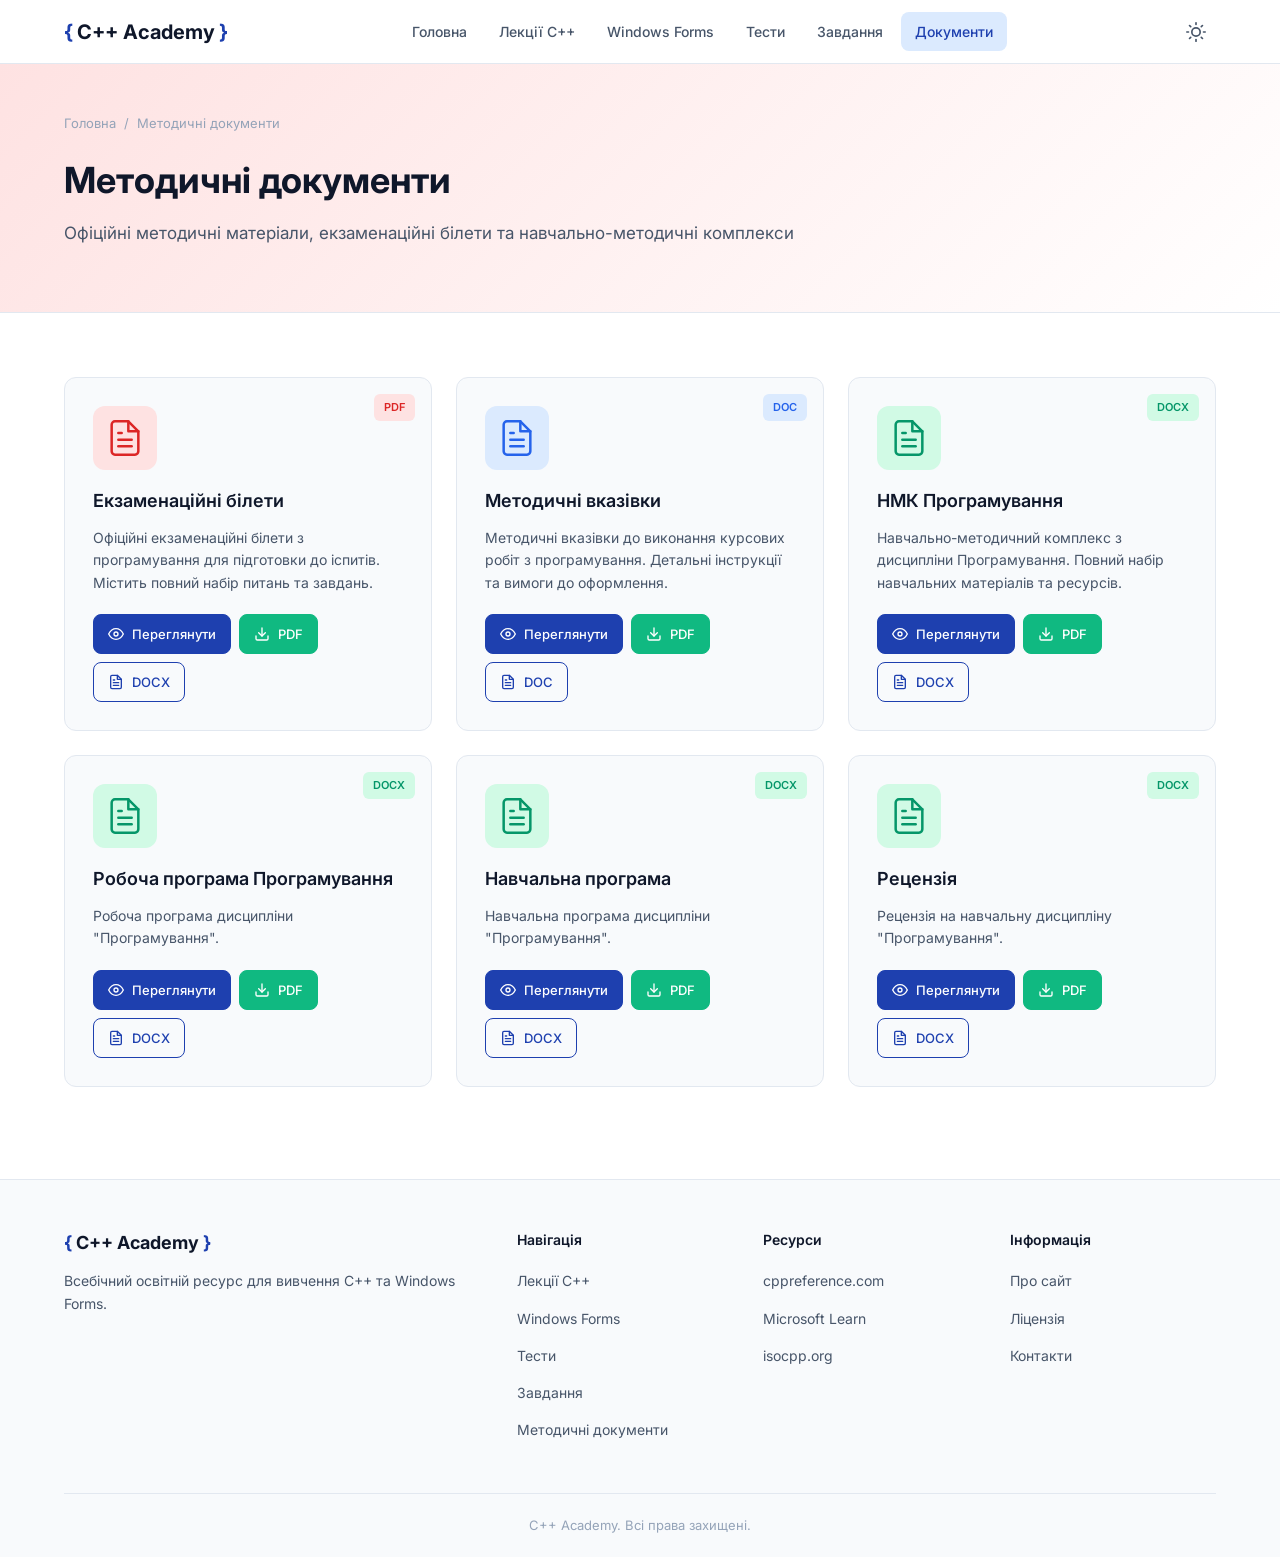
<file: documents.html>
﻿<!DOCTYPE html>
<html lang="uk">
<head>
    <meta charset="UTF-8">
    <meta name="viewport" content="width=device-width, initial-scale=1.0">
    <title>Методичні документи — C++ Academy</title>
    <meta name="description" content="Офіційні методичні матеріали, екзаменаційні білети та навчально-методичні комплекси з програмування.">
    <link rel="stylesheet" href="css/style.css">
    <link rel="preconnect" href="https://fonts.googleapis.com">
    <link rel="preconnect" href="https://fonts.gstatic.com" crossorigin>
    <link href="https://fonts.googleapis.com/css2?family=Inter:wght@400;500;600;700&family=JetBrains+Mono:wght@400;500&display=swap" rel="stylesheet">
</head>
<body>
    <!-- Header -->
    <header class="header" id="header">
        <div class="container header-container">
            <a href="index.html" class="logo">
                <span class="logo-bracket">{</span>
                <span class="logo-text">C++ Academy</span>
                <span class="logo-bracket">}</span>
            </a>
            <nav class="main-nav" id="mainNav">
                <a href="index.html" class="nav-link">Головна</a>
                <a href="lectures.html" class="nav-link">Лекції C++</a>
                <a href="windows-forms.html" class="nav-link">Windows Forms</a>
                <a href="tests.html" class="nav-link">Тести</a>
                <a href="tasks.html" class="nav-link">Завдання</a>
                <a href="documents.html" class="nav-link active">Документи</a>
            </nav>
            <div class="header-actions">
                <button class="theme-toggle" id="themeToggle" aria-label="Змінити тему">
                    <svg class="sun-icon" width="20" height="20" viewBox="0 0 24 24" fill="none" stroke="currentColor" stroke-width="2" stroke-linecap="round" stroke-linejoin="round"><circle cx="12" cy="12" r="5"/><line x1="12" y1="1" x2="12" y2="3"/><line x1="12" y1="21" x2="12" y2="23"/><line x1="4.22" y1="4.22" x2="5.64" y2="5.64"/><line x1="18.36" y1="18.36" x2="19.78" y2="19.78"/><line x1="1" y1="12" x2="3" y2="12"/><line x1="21" y1="12" x2="23" y2="12"/><line x1="4.22" y1="19.78" x2="5.64" y2="18.36"/><line x1="18.36" y1="5.64" x2="19.78" y2="4.22"/></svg>
                    <svg class="moon-icon" width="20" height="20" viewBox="0 0 24 24" fill="none" stroke="currentColor" stroke-width="2" stroke-linecap="round" stroke-linejoin="round"><path d="M21 12.79A9 9 0 1 1 11.21 3 7 7 0 0 0 21 12.79z"/></svg>
                </button>
                <button class="menu-toggle" id="menuToggle" aria-label="Відкрити меню">
                    <svg width="24" height="24" viewBox="0 0 24 24" fill="none" stroke="currentColor" stroke-width="2" stroke-linecap="round" stroke-linejoin="round"><line x1="3" y1="6" x2="21" y2="6"/><line x1="3" y1="12" x2="21" y2="12"/><line x1="3" y1="18" x2="21" y2="18"/></svg>
                </button>
            </div>
        </div>
    </header>

    <div class="mobile-overlay" id="mobileOverlay"></div>

    <aside class="side-menu" id="sideMenu">
        <div class="side-menu-header">
            <h3>Навігація</h3>
            <button class="side-menu-close" id="sideMenuClose" aria-label="Закрити меню">
                <svg width="24" height="24" viewBox="0 0 24 24" fill="none" stroke="currentColor" stroke-width="2" stroke-linecap="round" stroke-linejoin="round"><line x1="18" y1="6" x2="6" y2="18"/><line x1="6" y1="6" x2="18" y2="18"/></svg>
            </button>
        </div>
        <div class="side-menu-search">
            <input type="text" id="menuSearch" placeholder="Пошук тем..." aria-label="Пошук тем">
            <svg width="16" height="16" viewBox="0 0 24 24" fill="none" stroke="currentColor" stroke-width="2" stroke-linecap="round" stroke-linejoin="round"><circle cx="11" cy="11" r="8"/><line x1="21" y1="21" x2="16.65" y2="16.65"/></svg>
        </div>
        <nav class="side-menu-nav" id="sideMenuNav"></nav>
    </aside>

    <main class="main-content page-content">
        <section class="page-header documents-header">
            <div class="container">
                <div class="page-header-content">
                    <div class="page-breadcrumb">
                        <a href="index.html">Головна</a>
                        <span>/</span>
                        <span>Методичні документи</span>
                    </div>
                    <h1 class="page-title">Методичні документи</h1>
                    <p class="page-subtitle">Офіційні методичні матеріали, екзаменаційні білети та навчально-методичні комплекси</p>
                </div>
            </div>
        </section>

        <section class="documents-section">
            <div class="container">
                <div class="documents-grid" id="documentsGrid">
                    <!-- Document 1: Exam Tickets -->
                    <div class="document-card" data-doc="bilety">
                        <div class="document-card-icon doc-icon-pdf">
                            <svg width="40" height="40" viewBox="0 0 24 24" fill="none" stroke="currentColor" stroke-width="1.5" stroke-linecap="round" stroke-linejoin="round"><path d="M14 2H6a2 2 0 0 0-2 2v16a2 2 0 0 0 2 2h12a2 2 0 0 0 2-2V8z" /><polyline points="14 2 14 8 20 8" /><line x1="16" y1="13" x2="8" y2="13" /><line x1="16" y1="17" x2="8" y2="17" /><polyline points="10 9 9 9 8 9" /></svg>
                        </div>
                        <span class="doc-badge doc-badge-pdf">PDF</span>
                        <h3 class="document-card-title">Екзаменаційні білети</h3>
                        <p class="document-card-desc">Офіційні екзаменаційні білети з програмування для підготовки до іспитів. Містить повний набір питань та завдань.</p>
                        <div class="document-card-actions">
                            <button class="btn btn-primary doc-view-btn" data-doc="bilety">
                                <svg width="16" height="16" viewBox="0 0 24 24" fill="none" stroke="currentColor" stroke-width="2" stroke-linecap="round" stroke-linejoin="round"><path d="M1 12s4-8 11-8 11 8 11 8-4 8-11 8-11-8-11-8z" /><circle cx="12" cy="12" r="3" /></svg>
                                Переглянути
                            </button>
                            <a href="documents/%D0%95%D0%BA%D0%B7%D0%B0%D0%BC%D0%B5%D0%BD%D0%B0%D1%86%D1%96%D0%B9%D0%BD%D1%96%20%D0%B1%D1%96%D0%BB%D0%B5%D1%82%D0%B8.pdf" class="btn btn-success" download>
                                <svg width="16" height="16" viewBox="0 0 24 24" fill="none" stroke="currentColor" stroke-width="2" stroke-linecap="round" stroke-linejoin="round"><path d="M21 15v4a2 2 0 0 1-2 2H5a2 2 0 0 1-2-2v-4" /><polyline points="7 10 12 15 17 10" /><line x1="12" y1="15" x2="12" y2="3" /></svg>
                                PDF
                            </a>
                            <a href="documents/%D0%95%D0%BA%D0%B7%D0%B0%D0%BC%D0%B5%D0%BD%D0%B0%D1%86%D1%96%D0%B9%D0%BD%D1%96%20%D0%B1%D1%96%D0%BB%D0%B5%D1%82%D0%B8.docx" class="btn btn-secondary" download>
                                <svg width="16" height="16" viewBox="0 0 24 24" fill="none" stroke="currentColor" stroke-width="2" stroke-linecap="round" stroke-linejoin="round"><path d="M14 2H6a2 2 0 0 0-2 2v16a2 2 0 0 0 2 2h12a2 2 0 0 0 2-2V8z" /><polyline points="14 2 14 8 20 8" /><line x1="16" y1="13" x2="8" y2="13" /><line x1="16" y1="17" x2="8" y2="17" /><polyline points="10 9 9 9 8 9" /></svg>
                                DOCX
                            </a>
                        </div>
                    </div>

                    <!-- Document 2: Methodical Guidelines -->
                    <div class="document-card" data-doc="metodichni">
                        <div class="document-card-icon doc-icon-word">
                            <svg width="40" height="40" viewBox="0 0 24 24" fill="none" stroke="currentColor" stroke-width="1.5" stroke-linecap="round" stroke-linejoin="round"><path d="M14 2H6a2 2 0 0 0-2 2v16a2 2 0 0 0 2 2h12a2 2 0 0 0 2-2V8z" /><polyline points="14 2 14 8 20 8" /><line x1="16" y1="13" x2="8" y2="13" /><line x1="16" y1="17" x2="8" y2="17" /><polyline points="10 9 9 9 8 9" /></svg>
                        </div>
                        <span class="doc-badge doc-badge-word">DOC</span>
                        <h3 class="document-card-title">Методичні вказівки</h3>
                        <p class="document-card-desc">Методичні вказівки до виконання курсових робіт з програмування. Детальні інструкції та вимоги до оформлення.</p>
                        <div class="document-card-actions">
                            <button class="btn btn-primary doc-view-btn" data-doc="metodichni">
                                <svg width="16" height="16" viewBox="0 0 24 24" fill="none" stroke="currentColor" stroke-width="2" stroke-linecap="round" stroke-linejoin="round"><path d="M1 12s4-8 11-8 11 8 11 8-4 8-11 8-11-8-11-8z" /><circle cx="12" cy="12" r="3" /></svg>
                                Переглянути
                            </button>
                            <a href="documents/%D0%9C%D0%B5%D1%82%D0%BE%D0%B4%D0%B8%D1%87%D0%BD%D1%96%20%D0%B2%D0%BA%D0%B0%D0%B7%D1%96%D0%B2%D0%BA%D0%B8%20%D0%B4%D0%BE%20%D0%B2%D0%B8%D0%BA%D0%BE%D0%BD%D0%B0%D0%BD%D0%BD%D1%8F%20%D0%BA%D1%83%D1%80%D1%81%D0%BE%D0%B2%D0%B8%D1%85%20%D1%80%D0%BE%D0%B1%D1%96%D1%82.pdf" class="btn btn-success" download>
                                <svg width="16" height="16" viewBox="0 0 24 24" fill="none" stroke="currentColor" stroke-width="2" stroke-linecap="round" stroke-linejoin="round"><path d="M21 15v4a2 2 0 0 1-2 2H5a2 2 0 0 1-2-2v-4" /><polyline points="7 10 12 15 17 10" /><line x1="12" y1="15" x2="12" y2="3" /></svg>
                                PDF
                            </a>
                            <a href="documents/%D0%9C%D0%B5%D1%82%D0%BE%D0%B4%D0%B8%D1%87%D0%BD%D1%96%20%D0%B2%D0%BA%D0%B0%D0%B7%D1%96%D0%B2%D0%BA%D0%B8%20%D0%B4%D0%BE%20%D0%B2%D0%B8%D0%BA%D0%BE%D0%BD%D0%B0%D0%BD%D0%BD%D1%8F%20%D0%BA%D1%83%D1%80%D1%81%D0%BE%D0%B2%D0%B8%D1%85%20%D1%80%D0%BE%D0%B1%D1%96%D1%82.doc" class="btn btn-secondary" download>
                                <svg width="16" height="16" viewBox="0 0 24 24" fill="none" stroke="currentColor" stroke-width="2" stroke-linecap="round" stroke-linejoin="round"><path d="M14 2H6a2 2 0 0 0-2 2v16a2 2 0 0 0 2 2h12a2 2 0 0 0 2-2V8z" /><polyline points="14 2 14 8 20 8" /><line x1="16" y1="13" x2="8" y2="13" /><line x1="16" y1="17" x2="8" y2="17" /><polyline points="10 9 9 9 8 9" /></svg>
                                DOC
                            </a>
                        </div>
                    </div>

                    <!-- Document 3: NMK -->
                    <div class="document-card" data-doc="nmk">
                        <div class="document-card-icon doc-icon-docx">
                            <svg width="40" height="40" viewBox="0 0 24 24" fill="none" stroke="currentColor" stroke-width="1.5" stroke-linecap="round" stroke-linejoin="round"><path d="M14 2H6a2 2 0 0 0-2 2v16a2 2 0 0 0 2 2h12a2 2 0 0 0 2-2V8z" /><polyline points="14 2 14 8 20 8" /><line x1="16" y1="13" x2="8" y2="13" /><line x1="16" y1="17" x2="8" y2="17" /><polyline points="10 9 9 9 8 9" /></svg>
                        </div>
                        <span class="doc-badge doc-badge-docx">DOCX</span>
                        <h3 class="document-card-title">НМК Програмування</h3>
                        <p class="document-card-desc">Навчально-методичний комплекс з дисципліни Програмування. Повний набір навчальних матеріалів та ресурсів.</p>
                        <div class="document-card-actions">
                            <button class="btn btn-primary doc-view-btn" data-doc="nmk">
                                <svg width="16" height="16" viewBox="0 0 24 24" fill="none" stroke="currentColor" stroke-width="2" stroke-linecap="round" stroke-linejoin="round"><path d="M1 12s4-8 11-8 11 8 11 8-4 8-11 8-11-8-11-8z" /><circle cx="12" cy="12" r="3" /></svg>
                                Переглянути
                            </button>
                            <a href="documents/%D0%9D%D0%9C%D0%9A%20%D0%9F%D1%80%D0%BE%D0%B3%D1%80%D0%B0%D0%BC%D1%83%D0%B2%D0%B0%D0%BD%D0%BD%D1%8F.pdf" class="btn btn-success" download>
                                <svg width="16" height="16" viewBox="0 0 24 24" fill="none" stroke="currentColor" stroke-width="2" stroke-linecap="round" stroke-linejoin="round"><path d="M21 15v4a2 2 0 0 1-2 2H5a2 2 0 0 1-2-2v-4" /><polyline points="7 10 12 15 17 10" /><line x1="12" y1="15" x2="12" y2="3" /></svg>
                                PDF
                            </a>
                            <a href="documents/%D0%9D%D0%9C%D0%9A%20%D0%9F%D1%80%D0%BE%D0%B3%D1%80%D0%B0%D0%BC%D1%83%D0%B2%D0%B0%D0%BD%D0%BD%D1%8F.docx" class="btn btn-secondary" download>
                                <svg width="16" height="16" viewBox="0 0 24 24" fill="none" stroke="currentColor" stroke-width="2" stroke-linecap="round" stroke-linejoin="round"><path d="M14 2H6a2 2 0 0 0-2 2v16a2 2 0 0 0 2 2h12a2 2 0 0 0 2-2V8z" /><polyline points="14 2 14 8 20 8" /><line x1="16" y1="13" x2="8" y2="13" /><line x1="16" y1="17" x2="8" y2="17" /><polyline points="10 9 9 9 8 9" /></svg>
                                DOCX
                            </a>
                        </div>
                    </div>
                    <!-- Робоча програма -->
                    <div class="document-card" data-doc="rob">
                        <div class="document-card-icon doc-icon-docx">
                            <svg width="40" height="40" viewBox="0 0 24 24" fill="none" stroke="currentColor" stroke-width="1.5" stroke-linecap="round" stroke-linejoin="round"><path d="M14 2H6a2 2 0 0 0-2 2v16a2 2 0 0 0 2 2h12a2 2 0 0 0 2-2V8z" /><polyline points="14 2 14 8 20 8" /><line x1="16" y1="13" x2="8" y2="13" /><line x1="16" y1="17" x2="8" y2="17" /><polyline points="10 9 9 9 8 9" /></svg>
                        </div>
                        <span class="doc-badge doc-badge-docx">DOCX</span>
                        <h3 class="document-card-title">Робоча програма Програмування</h3>
                        <p class="document-card-desc">Робоча програма дисципліни "Програмування".</p>
                        <div class="document-card-actions">
                            <button class="btn btn-primary doc-view-btn" data-doc="rob">
                                <svg width="16" height="16" viewBox="0 0 24 24" fill="none" stroke="currentColor" stroke-width="2" stroke-linecap="round" stroke-linejoin="round"><path d="M1 12s4-8 11-8 11 8 11 8-4 8-11 8-11-8-11-8z" /><circle cx="12" cy="12" r="3" /></svg>
                                Переглянути
                            </button>
                            <a href="documents/програмування.docx.pdf" class="btn btn-success" download>
                                <svg width="16" height="16" viewBox="0 0 24 24" fill="none" stroke="currentColor" stroke-width="2" stroke-linecap="round" stroke-linejoin="round"><path d="M21 15v4a2 2 0 0 1-2 2H5a2 2 0 0 1-2-2v-4" /><polyline points="7 10 12 15 17 10" /><line x1="12" y1="15" x2="12" y2="3" /></svg>
                                PDF
                            </a>
                            <a href="documents/програмування (3).docx" class="btn btn-secondary" download>
                                <svg width="16" height="16" viewBox="0 0 24 24" fill="none" stroke="currentColor" stroke-width="2" stroke-linecap="round" stroke-linejoin="round"><path d="M14 2H6a2 2 0 0 0-2 2v16a2 2 0 0 0 2 2h12a2 2 0 0 0 2-2V8z" /><polyline points="14 2 14 8 20 8" /><line x1="16" y1="13" x2="8" y2="13" /><line x1="16" y1="17" x2="8" y2="17" /><polyline points="10 9 9 9 8 9" /></svg>
                                DOCX
                            </a>
                        </div>
                    </div>
                    <!-- Навчальна програма -->
                    <div class="document-card" data-doc="navch">
                        <div class="document-card-icon doc-icon-docx">
                            <svg width="40" height="40" viewBox="0 0 24 24" fill="none" stroke="currentColor" stroke-width="1.5" stroke-linecap="round" stroke-linejoin="round"><path d="M14 2H6a2 2 0 0 0-2 2v16a2 2 0 0 0 2 2h12a2 2 0 0 0 2-2V8z" /><polyline points="14 2 14 8 20 8" /><line x1="16" y1="13" x2="8" y2="13" /><line x1="16" y1="17" x2="8" y2="17" /><polyline points="10 9 9 9 8 9" /></svg>
                        </div>
                        <span class="doc-badge doc-badge-docx">DOCX</span>
                        <h3 class="document-card-title">Навчальна програма</h3>
                        <p class="document-card-desc">Навчальна програма дисципліни "Програмування".</p>
                        <div class="document-card-actions">
                            <button class="btn btn-primary doc-view-btn" data-doc="navch">
                                <svg width="16" height="16" viewBox="0 0 24 24" fill="none" stroke="currentColor" stroke-width="2" stroke-linecap="round" stroke-linejoin="round"><path d="M1 12s4-8 11-8 11 8 11 8-4 8-11 8-11-8-11-8z" /><circle cx="12" cy="12" r="3" /></svg>
                                Переглянути
                            </button>
                            <a href="documents/ОК14 - Програмування. Навчальна програма.docx.pdf" class="btn btn-success" download>
                                <svg width="16" height="16" viewBox="0 0 24 24" fill="none" stroke="currentColor" stroke-width="2" stroke-linecap="round" stroke-linejoin="round"><path d="M21 15v4a2 2 0 0 1-2 2H5a2 2 0 0 1-2-2v-4" /><polyline points="7 10 12 15 17 10" /><line x1="12" y1="15" x2="12" y2="3" /></svg>
                                PDF
                            </a>
                            <a href="documents/ОК14 - Програмування. Навчальна програма (1).docx" class="btn btn-secondary" download>
                                <svg width="16" height="16" viewBox="0 0 24 24" fill="none" stroke="currentColor" stroke-width="2" stroke-linecap="round" stroke-linejoin="round"><path d="M14 2H6a2 2 0 0 0-2 2v16a2 2 0 0 0 2 2h12a2 2 0 0 0 2-2V8z" /><polyline points="14 2 14 8 20 8" /><line x1="16" y1="13" x2="8" y2="13" /><line x1="16" y1="17" x2="8" y2="17" /><polyline points="10 9 9 9 8 9" /></svg>
                                DOCX
                            </a>
                        </div>
                    </div>
                    <!-- Document 3: NMK -->
                    <div class="document-card" data-doc="recenz">
                        <div class="document-card-icon doc-icon-docx">
                            <svg width="40" height="40" viewBox="0 0 24 24" fill="none" stroke="currentColor" stroke-width="1.5" stroke-linecap="round" stroke-linejoin="round"><path d="M14 2H6a2 2 0 0 0-2 2v16a2 2 0 0 0 2 2h12a2 2 0 0 0 2-2V8z" /><polyline points="14 2 14 8 20 8" /><line x1="16" y1="13" x2="8" y2="13" /><line x1="16" y1="17" x2="8" y2="17" /><polyline points="10 9 9 9 8 9" /></svg>
                        </div>
                        <span class="doc-badge doc-badge-docx">DOCX</span>
                        <h3 class="document-card-title">Рецензія</h3>
                        <p class="document-card-desc">Рецензія на навчальну дисципліну "Програмування".</p>
                        <div class="document-card-actions">
                            <button class="btn btn-primary doc-view-btn" data-doc="recenz">
                                <svg width="16" height="16" viewBox="0 0 24 24" fill="none" stroke="currentColor" stroke-width="2" stroke-linecap="round" stroke-linejoin="round"><path d="M1 12s4-8 11-8 11 8 11 8-4 8-11 8-11-8-11-8z" /><circle cx="12" cy="12" r="3" /></svg>
                                Переглянути
                            </button>
                            <a href="documents/Програмування рецензія.docx.pdf" class="btn btn-success" download>
                                <svg width="16" height="16" viewBox="0 0 24 24" fill="none" stroke="currentColor" stroke-width="2" stroke-linecap="round" stroke-linejoin="round"><path d="M21 15v4a2 2 0 0 1-2 2H5a2 2 0 0 1-2-2v-4" /><polyline points="7 10 12 15 17 10" /><line x1="12" y1="15" x2="12" y2="3" /></svg>
                                PDF
                            </a>
                            <a href="documents/Програмування рецензія.docx" class="btn btn-secondary" download>
                                <svg width="16" height="16" viewBox="0 0 24 24" fill="none" stroke="currentColor" stroke-width="2" stroke-linecap="round" stroke-linejoin="round"><path d="M14 2H6a2 2 0 0 0-2 2v16a2 2 0 0 0 2 2h12a2 2 0 0 0 2-2V8z" /><polyline points="14 2 14 8 20 8" /><line x1="16" y1="13" x2="8" y2="13" /><line x1="16" y1="17" x2="8" y2="17" /><polyline points="10 9 9 9 8 9" /></svg>
                                DOCX
                            </a>
                        </div>
                    </div>
                </div>
            </div>
        </section>

        <!-- PDF Viewer Section -->
        <section class="pdf-viewer-section" id="pdfViewerSection" style="display: none;">
            <div class="container">
                <div class="pdf-viewer-card">
                    <div class="pdf-viewer-header">
                        <h2 class="pdf-viewer-title">
                            <svg width="20" height="20" viewBox="0 0 24 24" fill="none" stroke="currentColor" stroke-width="2" stroke-linecap="round" stroke-linejoin="round"><path d="M1 12s4-8 11-8 11 8 11 8-4 8-11 8-11-8-11-8z"/><circle cx="12" cy="12" r="3"/></svg>
                            Перегляд документів
                        </h2>
                        <button class="btn btn-back" id="closePdfViewer">
                            <svg width="16" height="16" viewBox="0 0 24 24" fill="none" stroke="currentColor" stroke-width="2" stroke-linecap="round" stroke-linejoin="round"><line x1="19" y1="12" x2="5" y2="12"/><polyline points="12 19 5 12 12 5"/></svg>
                            Закрити перегляд
                        </button>
                    </div>
                    <div class="pdf-tabs" id="pdfTabs">
                        <button class="pdf-tab active" data-doc="bilety">
                            <svg width="16" height="16" viewBox="0 0 24 24" fill="none" stroke="currentColor" stroke-width="2" stroke-linecap="round" stroke-linejoin="round"><path d="M14 2H6a2 2 0 0 0-2 2v16a2 2 0 0 0 2 2h12a2 2 0 0 0 2-2V8z" /><polyline points="14 2 14 8 20 8" /></svg>
                            Екзаменаційні білети
                        </button>
                        <button class="pdf-tab" data-doc="metodichni">
                            <svg width="16" height="16" viewBox="0 0 24 24" fill="none" stroke="currentColor" stroke-width="2" stroke-linecap="round" stroke-linejoin="round"><path d="M14 2H6a2 2 0 0 0-2 2v16a2 2 0 0 0 2 2h12a2 2 0 0 0 2-2V8z" /><polyline points="14 2 14 8 20 8" /></svg>
                            Методичні вказівки
                        </button>
                        <button class="pdf-tab" data-doc="nmk">
                            <svg width="16" height="16" viewBox="0 0 24 24" fill="none" stroke="currentColor" stroke-width="2" stroke-linecap="round" stroke-linejoin="round"><path d="M14 2H6a2 2 0 0 0-2 2v16a2 2 0 0 0 2 2h12a2 2 0 0 0 2-2V8z" /><polyline points="14 2 14 8 20 8" /></svg>
                            НМК Програмування
                        </button>
                        <button class="pdf-tab" data-doc="rob">
                            <svg width="16" height="16" viewBox="0 0 24 24" fill="none" stroke="currentColor" stroke-width="2" stroke-linecap="round" stroke-linejoin="round"><path d="M14 2H6a2 2 0 0 0-2 2v16a2 2 0 0 0 2 2h12a2 2 0 0 0 2-2V8z" /><polyline points="14 2 14 8 20 8" /></svg>
                            Навчальна програма
                        </button>
                        <button class="pdf-tab" data-doc="navch">
                            <svg width="16" height="16" viewBox="0 0 24 24" fill="none" stroke="currentColor" stroke-width="2" stroke-linecap="round" stroke-linejoin="round"><path d="M14 2H6a2 2 0 0 0-2 2v16a2 2 0 0 0 2 2h12a2 2 0 0 0 2-2V8z" /><polyline points="14 2 14 8 20 8" /></svg>
                            Робоча програма
                        </button>
                        <button class="pdf-tab" data-doc="recenz">
                            <svg width="16" height="16" viewBox="0 0 24 24" fill="none" stroke="currentColor" stroke-width="2" stroke-linecap="round" stroke-linejoin="round"><path d="M14 2H6a2 2 0 0 0-2 2v16a2 2 0 0 0 2 2h12a2 2 0 0 0 2-2V8z" /><polyline points="14 2 14 8 20 8" /></svg>
                            Рецензія
                        </button>
                    </div>
                    <div class="pdf-frame-container" id="pdfFrameContainer">
                        <div class="pdf-placeholder" id="pdfPlaceholder">
                            <svg width="64" height="64" viewBox="0 0 24 24" fill="none" stroke="currentColor" stroke-width="1" stroke-linecap="round" stroke-linejoin="round"><path d="M14 2H6a2 2 0 0 0-2 2v16a2 2 0 0 0 2 2h12a2 2 0 0 0 2-2V8z"/><polyline points="14 2 14 8 20 8"/><line x1="16" y1="13" x2="8" y2="13"/><line x1="16" y1="17" x2="8" y2="17"/><polyline points="10 9 9 9 8 9"/></svg>
                            <h3>Перегляд PDF документів</h3>
                            <p>Натисніть "Переглянути" на картці документа або виберіть вкладку вище, щоб відкрити документ для перегляду прямо на сайті.</p>
                        </div>
                        <iframe id="pdfViewer" src="" frameborder="0" style="display: none;"></iframe>
                    </div>
                </div>
            </div>
        </section>

        
    </main>

    <!-- Footer -->
    <footer class="footer">
        <div class="container">
            <div class="footer-grid">
                <div class="footer-col">
                    <div class="footer-logo">
                        <span class="logo-bracket">{</span>
                        <span class="logo-text">C++ Academy</span>
                        <span class="logo-bracket">}</span>
                    </div>
                    <p class="footer-desc">Всебічний освітній ресурс для вивчення C++ та Windows Forms.</p>
                </div>
                <div class="footer-col">
                    <h4>Навігація</h4>
                    <ul class="footer-links">
                        <li><a href="lectures.html">Лекції C++</a></li>
                        <li><a href="windows-forms.html">Windows Forms</a></li>
                        <li><a href="tests.html">Тести</a></li>
                        <li><a href="tasks.html">Завдання</a></li>
                        <li><a href="documents.html">Методичні документи</a></li>
                    </ul>
                </div>
                <div class="footer-col">
                    <h4>Ресурси</h4>
                    <ul class="footer-links">
                        <li><a href="https://en.cppreference.com/" target="_blank">cppreference.com</a></li>
                        <li><a href="https://learn.microsoft.com/" target="_blank">Microsoft Learn</a></li>
                        <li><a href="https://isocpp.org/" target="_blank">isocpp.org</a></li>
                    </ul>
                </div>
                <div class="footer-col">
                    <h4>Інформація</h4>
                    <ul class="footer-links">
                        <li><a href="#">Про сайт</a></li>
                        <li><a href="#">Ліцензія</a></li>
                        <li><a href="#">Контакти</a></li>
                    </ul>
                </div>
            </div>
            <div class="footer-bottom">
                <p>C++ Academy. Всі права захищені.</p>
            </div>
        </div>
    </footer>

    <!-- Scripts -->
    <script src="js/data.js"></script>
    <script src="js/theme.js"></script>
    <script src="js/navigation.js"></script>
    <script src="js/app.js"></script>
    <script>
    (function() {
        // Document file paths — using direct file names with URL encoding for Ukrainian characters
        var docFiles = {
            bilety: {
                pdf: 'documents/%D0%95%D0%BA%D0%B7%D0%B0%D0%BC%D0%B5%D0%BD%D0%B0%D1%86%D1%96%D0%B9%D0%BD%D1%96%20%D0%B1%D1%96%D0%BB%D0%B5%D1%82%D0%B8.pdf',
                docx: 'documents/%D0%95%D0%BA%D0%B7%D0%B0%D0%BC%D0%B5%D0%BD%D0%B0%D1%86%D1%96%D0%B9%D0%BD%D1%96%20%D0%B1%D1%96%D0%BB%D0%B5%D1%82%D0%B8.docx',
                title: 'Екзаменаційні білети'
            },
            metodichni: {
                pdf: 'documents/%D0%9C%D0%B5%D1%82%D0%BE%D0%B4%D0%B8%D1%87%D0%BD%D1%96%20%D0%B2%D0%BA%D0%B0%D0%B7%D1%96%D0%B2%D0%BA%D0%B8%20%D0%B4%D0%BE%20%D0%B2%D0%B8%D0%BA%D0%BE%D0%BD%D0%B0%D0%BD%D0%BD%D1%8F%20%D0%BA%D1%83%D1%80%D1%81%D0%BE%D0%B2%D0%B8%D1%85%20%D1%80%D0%BE%D0%B1%D1%96%D1%82.pdf',
                doc: 'documents/%D0%9C%D0%B5%D1%82%D0%BE%D0%B4%D0%B8%D1%87%D0%BD%D1%96%20%D0%B2%D0%BA%D0%B0%D0%B7%D1%96%D0%B2%D0%BA%D0%B8%20%D0%B4%D0%BE%20%D0%B2%D0%B8%D0%BA%D0%BE%D0%BD%D0%B0%D0%BD%D0%BD%D1%8F%20%D0%BA%D1%83%D1%80%D1%81%D0%BE%D0%B2%D0%B8%D1%85%20%D1%80%D0%BE%D0%B1%D1%96%D1%82.doc',
                title: 'Методичні вказівки'
            },
            nmk: {
                pdf: 'documents/%D0%9D%D0%9C%D0%9A%20%D0%9F%D1%80%D0%BE%D0%B3%D1%80%D0%B0%D0%BC%D1%83%D0%B2%D0%B0%D0%BD%D0%BD%D1%8F.pdf',
                docx: 'documents/%D0%9D%D0%9C%D0%9A%20%D0%9F%D1%80%D0%BE%D0%B3%D1%80%D0%B0%D0%BC%D1%83%D0%B2%D0%B0%D0%BD%D0%BD%D1%8F.docx',
                title: 'НМК Програмування'
            },
            metodrozrobka: {
                pdf: 'documents/%D0%BC%D0%B5%D1%82%D0%BE%D0%B4%D1%80%D0%BE%D0%B7%D1%80%D0%BE%D0%B1%D0%BA%D0%B0%20%D0%B7%D0%B0%D0%BD%D1%8F%D1%82%D1%82%D1%8F%20%D0%A0%D0%BE%D0%B1%D0%BE%D1%82%D0%B0%20%D0%B7%20%D0%B3%D1%80%D0%B0%D1%84%D1%96%D1%87%D0%BD%D0%B8%D0%BC%D0%B8%20%D0%B1%D1%96%D0%B1%D0%BB%D1%96%D0%BE%D1%82%D0%B5%D0%BA%D0%B0%D0%BC%D0%B8.pdf',
                title: 'Методична розробка заняття'
            },
         rob: {
                pdf: 'documents/програмування.docx.pdf',
                docx: 'documents/програмування (3).docx',
                title: 'НМК Програмування'
            },
         navch: {
                pdf: 'documents/ОК14 - Програмування. Навчальна програма.docx.pdf',
                docx: 'documents/ОК14 - Програмування. Навчальна програма (1).docx',
                title: 'НМК Програмування'
            },
         recenz: {
                pdf: 'documents/Програмування рецензія.docx.pdf',
                docx: 'documents/Програмування рецензія.docx',
                title: 'НМК Програмування'
          }
        };

        function initDocumentsPage() {
            // "View" buttons on document cards
            document.querySelectorAll('.doc-view-btn').forEach(function(btn) {
                btn.addEventListener('click', function() {
                    var docId = this.dataset.doc;
                    var viewer = document.getElementById('pdfViewerSection');
                    viewer.style.display = '';
                    viewer.scrollIntoView({behavior: 'smooth', block: 'start'});
                    document.querySelectorAll('.pdf-tab').forEach(function(t) {
                        t.classList.toggle('active', t.dataset.doc === docId);
                    });
                    loadPdf(docId);
                });
            });

            // Tab switching in viewer
            document.querySelectorAll('.pdf-tab').forEach(function(tab) {
                tab.addEventListener('click', function() {
                    var docId = this.dataset.doc;
                    document.querySelectorAll('.pdf-tab').forEach(function(t) { t.classList.remove('active'); });
                    this.classList.add('active');
                    loadPdf(docId);
                });
            });

            // Close viewer button
            var closeBtn = document.getElementById('closePdfViewer');
            if (closeBtn) {
                closeBtn.addEventListener('click', function() {
                    document.getElementById('pdfViewerSection').style.display = 'none';
                    document.getElementById('pdfViewer').src = '';
                    document.getElementById('pdfViewer').style.display = 'none';
                    document.getElementById('pdfPlaceholder').style.display = '';
                    document.querySelectorAll('.pdf-tab').forEach(function(t) { t.classList.remove('active'); });
                });
            }
        }

        function loadPdf(docId) {
            var iframe = document.getElementById('pdfViewer');
            var placeholder = document.getElementById('pdfPlaceholder');
            var doc = docFiles[docId];
            if (iframe && doc && doc.pdf) {
                placeholder.style.display = 'none';
                iframe.style.display = '';
                // Direct PDF display — browser handles PDF rendering natively
                iframe.src = doc.pdf;
            }
        }

        document.addEventListener('DOMContentLoaded', initDocumentsPage);
    })();
    </script>
</body>
</html>
</file>
<file: css/style.css>
/* ============================================
   C++ Academy - Main Stylesheet
   ============================================ */

/* CSS Variables - Light Theme */
:root {
    --bg: #FFFFFF;
    --surface: #F8FAFC;
    --surface-hover: #F1F5F9;
    --primary: #1E40AF;
    --primary-light: #DBEAFE;
    --primary-hover: #1E3A8A;
    --text-primary: #0F172A;
    --text-secondary: #475569;
    --text-muted: #94A3B8;
    --border: #E2E8F0;
    --border-light: #F1F5F9;
    --code-bg: #F1F5F9;
    --code-text: #1E293B;
    --success: #10B981;
    --success-bg: #D1FAE5;
    --danger: #EF4444;
    --danger-bg: #FEE2E2;
    --warning: #F59E0B;
    --warning-bg: #FEF3C7;
    --info: #3B82F6;
    --info-bg: #DBEAFE;
    --shadow-sm: 0 1px 2px rgba(0,0,0,0.05);
    --shadow: 0 2px 8px rgba(0,0,0,0.04);
    --shadow-md: 0 4px 16px rgba(0,0,0,0.06);
    --shadow-lg: 0 8px 32px rgba(0,0,0,0.08);
    --radius-sm: 6px;
    --radius: 8px;
    --radius-md: 12px;
    --radius-lg: 16px;
    --transition: 0.2s ease;
    --transition-slow: 0.3s ease;
    --header-height: 64px;
    --wf-primary: #7C3AED;
    --wf-primary-light: #b79ce4;
    --wf-primary-hover: #4b04be;
    --font-main: 'Inter', system-ui, -apple-system, sans-serif;
    --font-mono: 'JetBrains Mono', 'Courier New', monospace;
}

/* Dark Theme */
[data-theme="dark"] {
    --bg: #0F172A;
    --surface: #1E293B;
    --surface-hover: #334155;
    --primary: #60A5FA;
    --primary-light: #204b83;
    --primary-hover: #3B82F6;
    --text-primary: #F8FAFC;
    --text-secondary: #94A3B8;
    --text-muted: #64748B;
    --border: #334155;
    --border-light: #1E293B;
    --code-bg: #1E293B;
    --code-text: #E2E8F0;
    --success: #34D399;
    --success-bg: #064E3B;
    --danger: #F87171;
    --danger-bg: #7F1D1D;
    --warning: #FBBF24;
    --warning-bg: #78350F;
    --info: #60A5FA;
    --info-bg: #1E3A5F;
    --shadow-sm: 0 1px 2px rgba(0,0,0,0.2);
    --shadow: 0 2px 8px rgba(0,0,0,0.3);
    --shadow-md: 0 4px 16px rgba(0,0,0,0.4);
    --shadow-lg: 0 8px 32px rgba(0,0,0,0.5);
}

/* Reset & Base */
*, *::before, *::after {
    box-sizing: border-box;
    margin: 0;
    padding: 0;
}

html {
    scroll-behavior: smooth;
    font-size: 16px;
}

body {
    font-family: var(--font-main);
    background-color: var(--bg);
    color: var(--text-primary);
    line-height: 1.7;
    min-height: 100vh;
    transition: background-color var(--transition-slow), color var(--transition-slow);
}

a {
    color: var(--primary);
    text-decoration: none;
    transition: color var(--transition);
}

a:hover {
    color: var(--primary-hover);
}

img {
    max-width: 100%;
    height: auto;
}

button {
    cursor: pointer;
    font-family: inherit;
    border: none;
    background: none;
}

/* Container */
.container {
    max-width: 1200px;
    margin: 0 auto;
    padding: 0 24px;
}

/* ============================================
   HEADER
   ============================================ */
.header {
    position: fixed;
    top: 0;
    left: 0;
    right: 0;
    height: var(--header-height);
    background: var(--bg);
    border-bottom: 1px solid var(--border);
    z-index: 1000;
    transition: background-color var(--transition-slow), border-color var(--transition-slow);
    backdrop-filter: blur(12px);
    background: rgba(var(--bg-rgb, 255, 255, 255), 0.85);
}

[data-theme="dark"] .header {
    background: rgba(15, 23, 42, 0.85);
}

.header-container {
    display: flex;
    align-items: center;
    justify-content: space-between;
    height: 100%;
}

.logo {
    display: flex;
    align-items: center;
    gap: 4px;
    font-size: 20px;
    font-weight: 700;
    color: var(--text-primary);
    text-decoration: none;
}

.logo:hover {
    color: var(--text-primary);
}

.logo-bracket {
    color: var(--primary);
}

.logo-text {
    color: var(--text-primary);
}

/* Main Navigation */
.main-nav {
    display: flex;
    align-items: center;
    gap: 4px;
}

.nav-link {
    display: block;
    padding: 8px 14px;
    color: var(--text-secondary);
    font-size: 14px;
    font-weight: 500;
    border-radius: var(--radius);
    transition: all var(--transition);
    position: relative;
}

.nav-link:hover {
    color: var(--text-primary);
    background: var(--surface);
}

.nav-link.active {
    color: var(--primary);
    background: var(--primary-light);
}

/* Header Actions */
.header-actions {
    display: flex;
    align-items: center;
    gap: 8px;
}

.theme-toggle {
    width: 40px;
    height: 40px;
    display: flex;
    align-items: center;
    justify-content: center;
    border-radius: var(--radius);
    color: var(--text-secondary);
    transition: all var(--transition);
}

.theme-toggle:hover {
    background: var(--surface);
    color: var(--text-primary);
}

.sun-icon {
    display: block;
}

.moon-icon {
    display: none;
}

[data-theme="dark"] .sun-icon {
    display: none;
}

[data-theme="dark"] .moon-icon {
    display: block;
}

.menu-toggle {
    display: none;
    width: 40px;
    height: 40px;
    align-items: center;
    justify-content: center;
    border-radius: var(--radius);
    color: var(--text-secondary);
}

.menu-toggle:hover {
    background: var(--surface);
}

/* ============================================
   SIDE MENU
   ============================================ */
.mobile-overlay {
    position: fixed;
    inset: 0;
    background: rgba(0,0,0,0.5);
    z-index: 1001;
    opacity: 0;
    visibility: hidden;
    transition: all var(--transition);
}

.mobile-overlay.active {
    opacity: 1;
    visibility: visible;
}

.side-menu {
    position: fixed;
    top: 0;
    left: 0;
    bottom: 0;
    width: 320px;
    max-width: 85vw;
    background: var(--bg);
    border-right: 1px solid var(--border);
    z-index: 1002;
    transform: translateX(-100%);
    transition: transform var(--transition-slow);
    overflow-y: auto;
    display: flex;
    flex-direction: column;
}

.side-menu.active {
    transform: translateX(0);
}

.side-menu-header {
    display: flex;
    align-items: center;
    justify-content: space-between;
    padding: 16px 20px;
    border-bottom: 1px solid var(--border);
    position: sticky;
    top: 0;
    background: var(--bg);
    z-index: 10;
}

.side-menu-header h3 {
    font-size: 16px;
    font-weight: 600;
}

.side-menu-close {
    width: 32px;
    height: 32px;
    display: flex;
    align-items: center;
    justify-content: center;
    border-radius: var(--radius);
    color: var(--text-secondary);
}

.side-menu-close:hover {
    background: var(--surface);
    color: var(--text-primary);
}

.side-menu-search {
    position: relative;
    padding: 12px 20px;
    border-bottom: 1px solid var(--border);
}

.side-menu-search input {
    width: 100%;
    padding: 10px 36px 10px 12px;
    border: 1px solid var(--border);
    border-radius: var(--radius);
    background: var(--surface);
    color: var(--text-primary);
    font-size: 14px;
    outline: none;
    transition: border-color var(--transition);
}

.side-menu-search input:focus {
    border-color: var(--primary);
}

.side-menu-search input::placeholder {
    color: var(--text-muted);
}

.side-menu-search svg {
    position: absolute;
    right: 30px;
    top: 50%;
    transform: translateY(-50%);
    color: var(--text-muted);
    pointer-events: none;
}

.side-menu-nav {
    padding: 8px 0;
    flex: 1;
}

.menu-group {
    margin-bottom: 4px;
}

.menu-group-title {
    display: flex;
    align-items: center;
    justify-content: space-between;
    padding: 10px 20px;
    font-size: 13px;
    font-weight: 600;
    color: var(--text-muted);
    text-transform: uppercase;
    letter-spacing: 0.5px;
    cursor: pointer;
    border: none;
    background: none;
    width: 100%;
    text-align: left;
}

.menu-group-title:hover {
    color: var(--text-secondary);
}

.menu-group-title svg {
    transition: transform var(--transition);
}

.menu-group.expanded .menu-group-title svg {
    transform: rotate(180deg);
}

.menu-group-items {
    display: none;
    list-style: none;
}

.menu-group.expanded .menu-group-items {
    display: block;
}

.menu-item {
    display: block;
    padding: 8px 20px 8px 32px;
    font-size: 14px;
    color: var(--text-secondary);
    text-decoration: none;
    transition: all var(--transition);
    border: none;
    background: none;
    width: 100%;
    text-align: left;
    cursor: pointer;
}

.menu-item:hover {
    background: var(--surface);
    color: var(--text-primary);
}

.menu-item.active {
    color: var(--primary);
    background: var(--primary-light);
    font-weight: 500;
}

/* ============================================
   BUTTONS
   ============================================ */
.btn {
    display: inline-flex;
    align-items: center;
    gap: 8px;
    padding: 10px 20px;
    border-radius: var(--radius);
    font-size: 14px;
    font-weight: 500;
    cursor: pointer;
    transition: all var(--transition);
    border: 1.5px solid transparent;
    text-decoration: none;
}

.btn-primary {
    background: var(--primary);
    color: #fff;
    border-color: var(--primary);
}

.btn-primary:hover {
    background: var(--primary-hover);
    border-color: var(--primary-hover);
    color: #fff;
}

.btn-secondary {
    background: transparent;
    color: var(--primary);
    border-color: var(--primary);
}

.btn-secondary:hover {
    background: var(--primary-light);
}

.btn-success {
    background: var(--success);
    color: #fff;
    border-color: var(--success);
}

.btn-success:hover {
    opacity: 0.9;
}

.btn-danger {
    background: var(--danger);
    color: #fff;
    border-color: var(--danger);
}

.btn-wf {
    background: var(--wf-primary);
    color: #fff;
    border-color: var(--wf-primary);
}

.btn-wf:hover {
    background: var(--wf-primary-hover);
    border-color: var(--wf-primary-hover);
    color: #fff;
}

.btn-lg {
    padding: 14px 28px;
    font-size: 16px;
}

.btn-back {
    padding: 8px 16px;
    color: var(--text-secondary);
    border-color: var(--border);
}

.btn-back:hover {
    background: var(--surface);
    color: var(--text-primary);
}

.btn-nav {
    padding: 8px 16px;
    color: var(--text-secondary);
    border-color: var(--border);
    font-size: 13px;
}

.btn-nav:hover:not(:disabled) {
    background: var(--surface);
    color: var(--text-primary);
}

.btn-nav:disabled {
    opacity: 0.4;
    cursor: not-allowed;
}

/* ============================================
   MAIN CONTENT
   ============================================ */
.main-content {
    padding-top: var(--header-height);
    min-height: 100vh;
}

.page-content {
    padding-bottom: 60px;
}

/* ============================================
   HERO SECTION
   ============================================ */
.hero {
    position: relative;
    padding: 80px 0 100px;
    overflow: hidden;
}

.hero-bg {
    position: absolute;
    inset: 0;
    background: linear-gradient(135deg, var(--primary-light) 0%, var(--bg) 50%, var(--wf-primary-light) 100%);
    opacity: 0.5;
    animation: heroGradient 15s ease infinite alternate;
}

@keyframes heroGradient {
    0% { background-position: 0% 50%; }
    100% { background-position: 100% 50%; }
}

[data-theme="dark"] .hero-bg {
    opacity: 0.15;
}

.hero-content {
    position: relative;
    z-index: 1;
    max-width: 700px;
}

.hero-badge {
    display: inline-flex;
    align-items: center;
    gap: 8px;
    padding: 6px 14px;
    background: var(--primary-light);
    color: var(--primary);
    border-radius: 20px;
    font-size: 13px;
    font-weight: 500;
    margin-bottom: 24px;
}

.badge-dot {
    width: 8px;
    height: 8px;
    background: var(--success);
    border-radius: 50%;
    animation: pulse 2s infinite;
}

@keyframes pulse {
    0%, 100% { opacity: 1; }
    50% { opacity: 0.5; }
}

.hero-title {
    font-size: 48px;
    font-weight: 700;
    line-height: 1.1;
    margin-bottom: 20px;
    color: var(--text-primary);
}

.text-gradient {
    background: linear-gradient(135deg, var(--primary), var(--wf-primary));
    -webkit-background-clip: text;
    -webkit-text-fill-color: transparent;
    background-clip: text;
}

.hero-description {
    font-size: 18px;
    color: var(--text-secondary);
    margin-bottom: 32px;
    line-height: 1.7;
}

.hero-actions {
    display: flex;
    gap: 12px;
    flex-wrap: wrap;
}

/* ============================================
   STATS SECTION
   ============================================ */
.stats-section {
    padding: 40px 0;
}

.stats-grid {
    display: grid;
    grid-template-columns: repeat(4, 1fr);
    gap: 20px;
}

.stat-card {
    text-align: center;
    padding: 28px 20px;
    background: var(--surface);
    border-radius: var(--radius-md);
    border: 1px solid var(--border);
    transition: all var(--transition);
}

.stat-card:hover {
    transform: translateY(-2px);
    box-shadow: var(--shadow-md);
}

.stat-number {
    font-size: 36px;
    font-weight: 700;
    color: var(--primary);
    line-height: 1;
    margin-bottom: 8px;
}

.stat-label {
    font-size: 14px;
    color: var(--text-secondary);
}

/* ============================================
   SECTIONS
   ============================================ */
.section-header {
    text-align: center;
    margin-bottom: 48px;
}

.section-title {
    font-size: 32px;
    font-weight: 700;
    margin-bottom: 12px;
    color: var(--text-primary);
}

.section-subtitle {
    font-size: 17px;
    color: var(--text-secondary);
}

/* ============================================
   COURSES SECTION
   ============================================ */
.courses-section {
    padding: 60px 0;
}

.courses-grid {
    display: grid;
    grid-template-columns: repeat(2, 1fr);
    gap: 24px;
}

.course-card {
    display: block;
    padding: 40px 32px;
    background: var(--surface);
    border-radius: var(--radius-lg);
    border: 1px solid var(--border);
    text-decoration: none;
    color: inherit;
    transition: all var(--transition-slow);
}

.course-card:hover {
    transform: translateY(-4px);
    box-shadow: var(--shadow-lg);
    color: inherit;
}

.course-icon {
    width: 64px;
    height: 64px;
    display: flex;
    align-items: center;
    justify-content: center;
    border-radius: var(--radius-md);
    margin-bottom: 20px;
}

.cpp-course .course-icon {
    background: var(--primary-light);
    color: var(--primary);
}

.wf-course .course-icon {
    background: var(--wf-primary-light);
    color: var(--wf-primary);
}

.course-title {
    font-size: 22px;
    font-weight: 600;
    margin-bottom: 12px;
    color: var(--text-primary);
}

.course-description {
    font-size: 15px;
    color: var(--text-secondary);
    line-height: 1.6;
    margin-bottom: 20px;
}

.course-meta {
    display: flex;
    align-items: center;
    justify-content: space-between;
}

.course-count {
    font-size: 13px;
    font-weight: 500;
    color: var(--text-muted);
    padding: 4px 12px;
    background: var(--bg);
    border-radius: 20px;
}

.course-arrow {
    font-size: 20px;
    color: var(--text-muted);
    transition: transform var(--transition);
}

.course-card:hover .course-arrow {
    transform: translateX(4px);
}

/* ============================================
   MODULES SECTION
   ============================================ */
.modules-section {
    padding: 60px 0;
    background: var(--surface);
    border-top: 1px solid var(--border);
    border-bottom: 1px solid var(--border);
}

.modules-list {
    display: grid;
    grid-template-columns: repeat(3, 1fr);
    gap: 16px;
}

.module-item {
    display: flex;
    align-items: center;
    gap: 12px;
    padding: 14px 18px;
    background: var(--bg);
    border-radius: var(--radius);
    border: 1px solid var(--border);
    font-size: 14px;
    color: var(--text-secondary);
    transition: all var(--transition);
    cursor: pointer;
    border: none;
    width: 100%;
    text-align: left;
}

.module-item:hover {
    border-color: var(--primary);
    color: var(--text-primary);
    box-shadow: var(--shadow);
}

.module-number {
    width: 28px;
    height: 28px;
    display: flex;
    align-items: center;
    justify-content: center;
    background: var(--primary-light);
    color: var(--primary);
    border-radius: var(--radius-sm);
    font-size: 12px;
    font-weight: 600;
    flex-shrink: 0;
}

/* ============================================
   HOWTO SECTION
   ============================================ */
.howto-section {
    padding: 60px 0;
}

.howto-grid {
    display: grid;
    grid-template-columns: repeat(4, 1fr);
    gap: 24px;
}

.howto-card {
    padding: 28px;
    background: var(--surface);
    border-radius: var(--radius-md);
    border: 1px solid var(--border);
    transition: all var(--transition);
}

.howto-card:hover {
    transform: translateY(-2px);
    box-shadow: var(--shadow-md);
}

.howto-number {
    font-size: 36px;
    font-weight: 700;
    color: var(--primary);
    opacity: 0.3;
    line-height: 1;
    margin-bottom: 16px;
}

.howto-card h3 {
    font-size: 18px;
    font-weight: 600;
    margin-bottom: 10px;
}

.howto-card p {
    font-size: 14px;
    color: var(--text-secondary);
    line-height: 1.6;
}

/* ============================================
   PAGE HEADER
   ============================================ */
.page-header {
    padding: 48px 0 40px;
    border-bottom: 1px solid var(--border);
    margin-bottom: 32px;
}

.cpp-header {
    background: linear-gradient(135deg, var(--primary-light) 0%, var(--bg) 100%);
}

.wf-header {
    background: linear-gradient(135deg, var(--wf-primary-light) 0%, var(--bg) 100%);
}

.tests-header {
    background: linear-gradient(135deg, var(--success-bg) 0%, var(--bg) 100%);
}

.tasks-header {
    background: linear-gradient(135deg, var(--warning-bg) 0%, var(--bg) 100%);
}

.documents-header {
    background: linear-gradient(135deg, var(--danger-bg) 0%, var(--bg) 100%);
}

.page-breadcrumb {
    display: flex;
    align-items: center;
    gap: 8px;
    font-size: 13px;
    color: var(--text-muted);
    margin-bottom: 16px;
}

.page-breadcrumb a {
    color: var(--text-muted);
}

.page-breadcrumb a:hover {
    color: var(--primary);
}

.page-title {
    font-size: 36px;
    font-weight: 700;
    margin-bottom: 8px;
    color: var(--text-primary);
}

.page-subtitle {
    font-size: 17px;
    color: var(--text-secondary);
    margin-bottom: 24px;
}

.page-actions {
    display: flex;
    gap: 12px;
    flex-wrap: wrap;
}

/* ============================================
   FILTERS
   ============================================ */
.filters-section {
    margin-bottom: 32px;
}

.filters-bar {
    display: flex;
    align-items: center;
    gap: 20px;
    flex-wrap: wrap;
}

.search-box {
    position: relative;
    flex: 1;
    min-width: 250px;
    max-width: 400px;
}

.search-box input {
    width: 100%;
    padding: 12px 40px 12px 16px;
    border: 1px solid var(--border);
    border-radius: var(--radius);
    background: var(--bg);
    color: var(--text-primary);
    font-size: 14px;
    outline: none;
    transition: border-color var(--transition);
}

.search-box input:focus {
    border-color: var(--primary);
}

.search-box input::placeholder {
    color: var(--text-muted);
}

.search-box svg {
    position: absolute;
    right: 14px;
    top: 50%;
    transform: translateY(-50%);
    color: var(--text-muted);
    pointer-events: none;
}

.filter-tags {
    display: flex;
    gap: 8px;
    flex-wrap: wrap;
}

.filter-tag {
    padding: 8px 16px;
    border-radius: 20px;
    font-size: 13px;
    font-weight: 500;
    color: var(--text-secondary);
    background: var(--surface);
    border: 1px solid var(--border);
    cursor: pointer;
    transition: all var(--transition);
}

.filter-tag:hover {
    border-color: var(--primary);
    color: var(--primary);
}

.filter-tag.active {
    background: var(--primary);
    color: #fff;
    border-color: var(--primary);
}

/* ============================================
   LECTURES GRID
   ============================================ */
.lectures-section {
    padding-bottom: 40px;
}

.lectures-grid {
    display: grid;
    grid-template-columns: repeat(auto-fill, minmax(320px, 1fr));
    gap: 20px;
}

.lecture-card {
    display: block;
    background: var(--surface);
    border: 1px solid var(--border);
    border-radius: var(--radius-md);
    overflow: hidden;
    text-decoration: none;
    color: inherit;
    transition: all var(--transition-slow);
    cursor: pointer;
}

.lecture-card:hover {
    transform: translateY(-4px);
    box-shadow: var(--shadow-lg);
    color: inherit;
}

.lecture-card-image,
.lecture-card-img {
    width: 100%;
    height: 180px;
    object-fit: cover;
    display: block;
    border-radius: var(--radius-md) var(--radius-md) 0 0;
}

.lecture-card-body {
    padding: 20px;
}

.lecture-card-number {
    display: inline-block;
    padding: 4px 10px;
    background: var(--primary-light);
    color: var(--primary);
    border-radius: var(--radius-sm);
    font-size: 12px;
    font-weight: 600;
    margin-bottom: 10px;
}

.wf-lecture .lecture-card-number {
    background: var(--wf-primary-light);
    color: var(--wf-primary);
}

.lecture-card-title {
    font-size: 16px;
    font-weight: 600;
    margin-bottom: 8px;
    color: var(--text-primary);
    line-height: 1.4;
}

.lecture-card-desc {
    font-size: 13px;
    color: var(--text-secondary);
    line-height: 1.5;
    margin-bottom: 12px;
}

.lecture-card-meta {
    display: flex;
    align-items: center;
    gap: 8px;
    font-size: 12px;
    color: var(--text-muted);
}

.lecture-card-tag {
    padding: 2px 8px;
    background: var(--bg);
    border-radius: 10px;
    font-size: 11px;
}

/* ============================================
   LECTURE VIEW
   ============================================ */
.lecture-view {
    padding-top: 24px;
}

.lecture-view-header {
    display: flex;
    align-items: center;
    justify-content: space-between;
    flex-wrap: wrap;
    gap: 12px;
    margin-bottom: 32px;
    padding-bottom: 20px;
    border-bottom: 1px solid var(--border);
}

.lecture-nav-buttons {
    display: flex;
    gap: 8px;
}

.lecture-content-wrapper {
    max-width: 900px;
}

.lecture-article {
    line-height: 1.8;
}

.lecture-article h1 {
    font-size: 32px;
    font-weight: 700;
    margin-bottom: 24px;
    color: var(--text-primary);
    line-height: 1.3;
}

.lecture-article h2 {
    font-size: 24px;
    font-weight: 600;
    margin: 40px 0 16px;
    color: var(--text-primary);
    padding-bottom: 8px;
    border-bottom: 2px solid var(--border);
}

.lecture-article h3 {
    font-size: 20px;
    font-weight: 600;
    margin: 32px 0 12px;
    color: var(--text-primary);
}

.lecture-article h4 {
    font-size: 17px;
    font-weight: 600;
    margin: 24px 0 10px;
    color: var(--text-primary);
}

.lecture-article p {
    margin-bottom: 16px;
    color: var(--text-secondary);
    font-size: 16px;
    line-height: 1.8;
}

.lecture-article ul,
.lecture-article ol {
    margin-bottom: 16px;
    padding-left: 24px;
}

.lecture-article li {
    margin-bottom: 8px;
    color: var(--text-secondary);
}

.lecture-article strong {
    color: var(--text-primary);
    font-weight: 600;
}

.lecture-article img {
    border-radius: var(--radius);
    margin: 20px 0;
    box-shadow: var(--shadow);
}

.lecture-article table {
    width: 100%;
    border-collapse: collapse;
    margin: 20px 0;
    font-size: 14px;
}

.lecture-article th,
.lecture-article td {
    padding: 12px 16px;
    text-align: left;
    border: 1px solid var(--border);
}

.lecture-article th {
    background: var(--surface);
    font-weight: 600;
    color: var(--text-primary);
}

.lecture-article td {
    color: var(--text-secondary);
}

/* Code Block */
.code-block {
    position: relative;
    margin: 20px 0;
    background: var(--code-bg);
    border-radius: var(--radius);
    border: 1px solid var(--border);
    overflow: hidden;
}

.code-header {
    display: flex;
    align-items: center;
    justify-content: space-between;
    padding: 8px 16px;
    background: var(--surface);
    border-bottom: 1px solid var(--border);
    font-size: 12px;
    color: var(--text-muted);
}

.code-copy {
    padding: 4px 10px;
    border-radius: var(--radius-sm);
    font-size: 11px;
    color: var(--text-muted);
    background: none;
    border: 1px solid var(--border);
    cursor: pointer;
    transition: all var(--transition);
}

.code-copy:hover {
    background: var(--bg);
    color: var(--text-primary);
}

.code-copy.copied {
    color: var(--success);
    border-color: var(--success);
}

.code-block pre {
    padding: 16px;
    overflow-x: auto;
    font-family: var(--font-mono);
    font-size: 14px;
    line-height: 1.6;
    color: var(--code-text);
}

.code-block code {
    font-family: var(--font-mono);
}

/* Inline code */
code {
    font-family: var(--font-mono);
    font-size: 0.9em;
    padding: 2px 6px;
    background: var(--code-bg);
    border-radius: var(--radius-sm);
    color: var(--code-text);
}

/* Notes */
.note {
    padding: 16px 20px;
    border-radius: 0 var(--radius) var(--radius) 0;
    margin: 20px 0;
    font-size: 15px;
    line-height: 1.6;
}

.note-info {
    background: var(--info-bg);
    border-left: 4px solid var(--info);
}

.note-warning {
    background: var(--warning-bg);
    border-left: 4px solid var(--warning);
}

.note-tip {
    background: var(--success-bg);
    border-left: 4px solid var(--success);
}

.note-danger {
    background: var(--danger-bg);
    border-left: 4px solid var(--danger);
}

.note-title {
    font-weight: 600;
    margin-bottom: 6px;
    display: flex;
    align-items: center;
    gap: 8px;
}

/* Lecture Navigation Footer */
.lecture-view-footer {
    margin-top: 48px;
    padding-top: 24px;
    border-top: 1px solid var(--border);
}

/* ============================================
   TABS
   ============================================ */
.tabs-section {
    margin-bottom: 32px;
}

.tabs-bar {
    display: flex;
    gap: 4px;
    padding: 4px;
    background: var(--surface);
    border-radius: var(--radius);
    border: 1px solid var(--border);
    width: fit-content;
}

.tab-btn {
    padding: 10px 24px;
    border-radius: var(--radius-sm);
    font-size: 14px;
    font-weight: 500;
    color: var(--text-secondary);
    background: none;
    border: none;
    cursor: pointer;
    transition: all var(--transition);
}

.tab-btn:hover {
    color: var(--text-primary);
    background: var(--bg);
}

.tab-btn.active {
    background: var(--primary);
    color: #fff;
}

/* ============================================
   TESTS
   ============================================ */
.tests-grid {
    display: grid;
    grid-template-columns: repeat(auto-fill, minmax(300px, 1fr));
    gap: 20px;
}

.test-card {
    padding: 24px;
    background: var(--surface);
    border: 1px solid var(--border);
    border-radius: var(--radius-md);
    cursor: pointer;
    transition: all var(--transition);
}

.test-card:hover {
    transform: translateY(-2px);
    box-shadow: var(--shadow-md);
    border-color: var(--primary);
}

.test-card-number {
    font-size: 12px;
    font-weight: 600;
    color: var(--primary);
    margin-bottom: 8px;
}

.test-card-title {
    font-size: 16px;
    font-weight: 600;
    margin-bottom: 8px;
    color: var(--text-primary);
}

.test-card-desc {
    font-size: 13px;
    color: var(--text-secondary);
    margin-bottom: 12px;
}

.test-card-meta {
    display: flex;
    align-items: center;
    gap: 12px;
    font-size: 12px;
    color: var(--text-muted);
}

/* Test Interface */
.test-interface {
    padding-top: 24px;
}

.test-header {
    display: flex;
    align-items: center;
    justify-content: space-between;
    flex-wrap: wrap;
    gap: 16px;
    margin-bottom: 32px;
}

.test-progress {
    display: flex;
    align-items: center;
    gap: 12px;
    flex: 1;
    max-width: 400px;
}

.test-progress-bar {
    flex: 1;
    height: 8px;
    background: var(--surface);
    border-radius: 4px;
    overflow: hidden;
    border: 1px solid var(--border);
}

.test-progress-fill {
    height: 100%;
    background: var(--primary);
    border-radius: 4px;
    transition: width var(--transition-slow);
    width: 5%;
}

.test-progress-text {
    font-size: 14px;
    font-weight: 500;
    color: var(--text-secondary);
    white-space: nowrap;
}

.test-question-card {
    background: var(--surface);
    border: 1px solid var(--border);
    border-radius: var(--radius-md);
    padding: 32px;
    margin-bottom: 24px;
}

.test-question-number {
    font-size: 13px;
    font-weight: 500;
    color: var(--primary);
    margin-bottom: 12px;
}

.test-question-text {
    font-size: 18px;
    font-weight: 600;
    color: var(--text-primary);
    margin-bottom: 24px;
    line-height: 1.5;
}

.test-question-code {
    margin-bottom: 24px;
}

.test-options {
    display: flex;
    flex-direction: column;
    gap: 10px;
}

.test-option {
    display: flex;
    align-items: flex-start;
    gap: 12px;
    padding: 14px 16px;
    background: var(--bg);
    border: 2px solid var(--border);
    border-radius: var(--radius);
    cursor: pointer;
    transition: all var(--transition);
    font-size: 15px;
    color: var(--text-secondary);
    text-align: left;
    width: 100%;
}

.test-option:hover {
    border-color: var(--primary);
    background: var(--primary-light);
}

.test-option.selected {
    border-color: var(--primary);
    background: var(--primary-light);
    color: var(--primary);
}

.test-option.correct {
    border-color: var(--success);
    background: var(--success-bg);
    color: var(--success);
}

.test-option.incorrect {
    border-color: var(--danger);
    background: var(--danger-bg);
    color: var(--danger);
}

.test-option input {
    margin-top: 2px;
    flex-shrink: 0;
}

.test-actions {
    display: flex;
    justify-content: space-between;
    gap: 12px;
}

/* Test Results */
.test-results {
    padding-top: 24px;
}

.results-card {
    max-width: 600px;
    margin: 0 auto;
    background: var(--surface);
    border: 1px solid var(--border);
    border-radius: var(--radius-lg);
    padding: 48px;
    text-align: center;
}

.results-header {
    margin-bottom: 24px;
}

.results-header h2 {
    font-size: 24px;
    font-weight: 700;
    margin-bottom: 8px;
}

.results-test-name {
    color: var(--text-secondary);
}

.results-score {
    font-size: 18px;
    font-weight: 600;
    margin-bottom: 24px;
}

.results-circle {
    position: relative;
    width: 140px;
    height: 140px;
    margin: 0 auto 32px;
}

.results-circle svg {
    width: 100%;
    height: 100%;
    transform: rotate(-90deg);
}

.results-circle-bg {
    fill: none;
    stroke: var(--border);
    stroke-width: 8;
}

.results-circle-fill {
    fill: none;
    stroke: var(--primary);
    stroke-width: 8;
    stroke-linecap: round;
    stroke-dasharray: 314;
    stroke-dashoffset: 314;
    transition: stroke-dashoffset 1.5s ease;
}

.results-percent {
    position: absolute;
    top: 50%;
    left: 50%;
    transform: translate(-50%, -50%);
    font-size: 28px;
    font-weight: 700;
    color: var(--text-primary);
}

.results-breakdown {
    text-align: left;
    margin-bottom: 32px;
}

.results-breakdown-item {
    display: flex;
    align-items: center;
    justify-content: space-between;
    padding: 12px 0;
    border-bottom: 1px solid var(--border);
}

.results-breakdown-item:last-child {
    border-bottom: none;
}

.results-breakdown-q {
    font-size: 14px;
    color: var(--text-secondary);
    flex: 1;
    padding-right: 16px;
}

.results-breakdown-status {
    font-size: 13px;
    font-weight: 500;
    padding: 4px 10px;
    border-radius: var(--radius-sm);
}

.results-breakdown-status.correct {
    background: var(--success-bg);
    color: var(--success);
}

.results-breakdown-status.incorrect {
    background: var(--danger-bg);
    color: var(--danger);
}

.results-actions {
    display: flex;
    gap: 12px;
    justify-content: center;
}

/* ============================================
   TASKS
   ============================================ */
.tasks-grid {
    display: grid;
    grid-template-columns: repeat(auto-fill, minmax(320px, 1fr));
    gap: 20px;
}

.task-card {
    padding: 24px;
    background: var(--surface);
    border: 1px solid var(--border);
    border-radius: var(--radius-md);
    cursor: pointer;
    transition: all var(--transition);
}

.task-card:hover {
    transform: translateY(-2px);
    box-shadow: var(--shadow-md);
    border-color: var(--warning);
}

.task-card-number {
    font-size: 12px;
    font-weight: 600;
    color: var(--warning);
    margin-bottom: 8px;
}

.task-card-title {
    font-size: 16px;
    font-weight: 600;
    margin-bottom: 8px;
    color: var(--text-primary);
}

.task-card-desc {
    font-size: 13px;
    color: var(--text-secondary);
    margin-bottom: 12px;
    line-height: 1.5;
}

.task-card-meta {
    display: flex;
    align-items: center;
    gap: 12px;
    font-size: 12px;
    color: var(--text-muted);
}

.task-card-difficulty {
    padding: 2px 10px;
    border-radius: 10px;
    font-size: 11px;
    font-weight: 500;
}

.difficulty-easy {
    background: var(--success-bg);
    color: var(--success);
}

.difficulty-medium {
    background: var(--warning-bg);
    color: var(--warning);
}

.difficulty-hard {
    background: var(--danger-bg);
    color: var(--danger);
}

/* Task Detail */
.task-detail {
    padding-top: 24px;
}

.task-detail-header {
    margin-bottom: 24px;
}

.task-detail-card {
    background: var(--surface);
    border: 1px solid var(--border);
    border-radius: var(--radius-md);
    padding: 32px;
}

.task-detail-title {
    font-size: 24px;
    font-weight: 700;
    margin-bottom: 16px;
    color: var(--text-primary);
}

.task-detail-section {
    margin-bottom: 24px;
}

.task-detail-section h3 {
    font-size: 18px;
    font-weight: 600;
    margin-bottom: 12px;
    color: var(--text-primary);
}

.task-detail-section p {
    color: var(--text-secondary);
    line-height: 1.7;
}

.task-hint-toggle,
.task-solution-toggle {
    display: flex;
    align-items: center;
    gap: 8px;
    padding: 12px 16px;
    background: var(--bg);
    border: 1px solid var(--border);
    border-radius: var(--radius);
    font-size: 14px;
    font-weight: 500;
    color: var(--primary);
    cursor: pointer;
    transition: all var(--transition);
    width: 100%;
    margin-bottom: 12px;
}

.task-hint-toggle:hover,
.task-solution-toggle:hover {
    background: var(--primary-light);
}

.task-hint-content,
.task-solution-content {
    display: none;
    padding: 16px;
    background: var(--bg);
    border-radius: var(--radius);
    margin-bottom: 16px;
}

.task-hint-content.visible,
.task-solution-content.visible {
    display: block;
}

/* ============================================
   DOCUMENTS PAGE
   ============================================ */

.documents-section {
    padding: 32px 0;
}

.documents-grid {
    display: grid;
    grid-template-columns: repeat(auto-fill, minmax(300px, 1fr));
    gap: 24px;
}

.document-card {
    display: flex;
    flex-direction: column;
    padding: 28px;
    background: var(--surface);
    border: 1px solid var(--border);
    border-radius: var(--radius-md);
    transition: all var(--transition-slow);
    position: relative;
}

.document-card:hover {
    transform: translateY(-4px);
    box-shadow: var(--shadow-lg);
    border-color: var(--primary);
}

.document-card-icon {
    width: 64px;
    height: 64px;
    display: flex;
    align-items: center;
    justify-content: center;
    border-radius: var(--radius-md);
    margin-bottom: 16px;
}

.doc-icon-pdf {
    background: #FEE2E2;
    color: #DC2626;
}

.doc-icon-word {
    background: #DBEAFE;
    color: #2563EB;
}

.doc-icon-docx {
    background: #D1FAE5;
    color: #059669;
}

[data-theme="dark"] .doc-icon-pdf {
    background: rgba(220, 38, 38, 0.2);
    color: #F87171;
}

[data-theme="dark"] .doc-icon-word {
    background: rgba(37, 99, 235, 0.2);
    color: #60A5FA;
}

[data-theme="dark"] .doc-icon-docx {
    background: rgba(5, 150, 105, 0.2);
    color: #34D399;
}

.doc-badge {
    position: absolute;
    top: 16px;
    right: 16px;
    padding: 4px 10px;
    border-radius: var(--radius-sm);
    font-size: 11px;
    font-weight: 600;
}

.doc-badge-pdf {
    background: #FEE2E2;
    color: #DC2626;
}

.doc-badge-word {
    background: #DBEAFE;
    color: #2563EB;
}

.doc-badge-docx {
    background: #D1FAE5;
    color: #059669;
}

[data-theme="dark"] .doc-badge-pdf {
    background: rgba(220, 38, 38, 0.2);
    color: #F87171;
}

[data-theme="dark"] .doc-badge-word {
    background: rgba(37, 99, 235, 0.2);
    color: #60A5FA;
}

[data-theme="dark"] .doc-badge-docx {
    background: rgba(5, 150, 105, 0.2);
    color: #34D399;
}

.document-card-title {
    font-size: 18px;
    font-weight: 600;
    margin-bottom: 10px;
    color: var(--text-primary);
}

.document-card-desc {
    font-size: 14px;
    color: var(--text-secondary);
    line-height: 1.6;
    margin-bottom: 20px;
    flex: 1;
}

.document-card-actions {
    display: flex;
    gap: 8px;
    flex-wrap: wrap;
}

.document-card-actions .btn {
    font-size: 13px;
    padding: 8px 14px;
}

/* PDF Viewer Section */
.pdf-viewer-section {
    padding: 32px 0;
}

.pdf-viewer-card {
    background: var(--surface);
    border: 1px solid var(--border);
    border-radius: var(--radius-lg);
    overflow: hidden;
}

.pdf-viewer-header {
    display: flex;
    align-items: center;
    justify-content: space-between;
    flex-wrap: wrap;
    gap: 12px;
    padding: 20px 24px;
    border-bottom: 1px solid var(--border);
}

.pdf-viewer-title {
    display: flex;
    align-items: center;
    gap: 10px;
    font-size: 18px;
    font-weight: 600;
    color: var(--text-primary);
    margin: 0;
}

.pdf-tabs {
    display: flex;
    gap: 4px;
    padding: 12px 24px;
    border-bottom: 1px solid var(--border);
    overflow-x: auto;
    flex-wrap: nowrap;
}

.pdf-tab {
    display: flex;
    align-items: center;
    gap: 8px;
    padding: 10px 18px;
    border-radius: var(--radius-sm);
    font-size: 13px;
    font-weight: 500;
    color: var(--text-secondary);
    background: none;
    border: 1px solid transparent;
    cursor: pointer;
    transition: all var(--transition);
    white-space: nowrap;
}

.pdf-tab:hover {
    color: var(--text-primary);
    background: var(--bg);
    border-color: var(--border);
}

.pdf-tab.active {
    background: var(--primary);
    color: #fff;
    border-color: var(--primary);
}

.pdf-frame-container {
    position: relative;
    width: 100%;
    height: 700px;
    background: var(--bg);
}

.pdf-placeholder {
    display: flex;
    flex-direction: column;
    align-items: center;
    justify-content: center;
    height: 100%;
    color: var(--text-muted);
    text-align: center;
    padding: 40px;
}

.pdf-placeholder svg {
    margin-bottom: 16px;
    opacity: 0.5;
}

.pdf-placeholder h3 {
    font-size: 18px;
    font-weight: 00;
    color: var(--text-secondary);
    margin-bottom: 8px;
}

.pdf-placeholder p {
    font-size: 14px;
    max-width: 400px;
}

.pdf-frame-container iframe {
    width: 100%;
    height: 100%;
    border: none;
}

/* Download All Section */
.download-all-section {
    padding: 32px 0 60px;
}

.download-all-card {
    text-align: center;
    padding: 40px;
    background: var(--surface);
    border: 1px solid var(--border);
    border-radius: var(--radius-lg);
}

.download-all-card h3 {
    display: flex;
    align-items: center;
    justify-content: center;
    gap: 12px;
    font-size: 22px;
    font-weight: 600;
    color: var(--text-primary);
    margin-bottom: 10px;
}

.download-all-card p {
    color: var(--text-secondary);
    margin-bottom: 24px;
}

.download-all-buttons {
    display: flex;
    gap: 12px;
    justify-content: center;
    flex-wrap: wrap;
}

/* ============================================
   FOOTER
   ============================================ */
.footer {
    background: var(--surface);
    border-top: 1px solid var(--border);
    padding: 48px 0 0;
}

.footer-grid {
    display: grid;
    grid-template-columns: 2fr 1fr 1fr 1fr;
    gap: 40px;
    margin-bottom: 40px;
}

.footer-logo {
    display: flex;
    align-items: center;
    gap: 4px;
    font-size: 18px;
    font-weight: 700;
    margin-bottom: 12px;
}

.footer-desc {
    font-size: 14px;
    color: var(--text-secondary);
    line-height: 1.6;
}

.footer-col h4 {
    font-size: 14px;
    font-weight: 600;
    margin-bottom: 16px;
    color: var(--text-primary);
}

.footer-links {
    list-style: none;
}

.footer-links li {
    margin-bottom: 10px;
}

.footer-links a {
    font-size: 14px;
    color: var(--text-secondary);
    text-decoration: none;
    transition: color var(--transition);
}

.footer-links a:hover {
    color: var(--primary);
}

.footer-bottom {
    padding: 20px 0;
    border-top: 1px solid var(--border);
    text-align: center;
    font-size: 13px;
    color: var(--text-muted);
}

/* ============================================
   RESPONSIVE DESIGN
   ============================================ */
@media (max-width: 1024px) {
    .modules-list {
        grid-template-columns: repeat(2, 1fr);
    }
    
    .footer-grid {
        grid-template-columns: repeat(2, 1fr);
    }
}

@media (max-width: 768px) {
    .main-nav {
        display: none;
    }
    
    .menu-toggle {
        display: flex;
    }
    
    .hero {
        padding: 48px 0 60px;
    }
    
    .hero-title {
        font-size: 32px;
    }
    
    .hero-description {
        font-size: 16px;
    }
    
    .stats-grid {
        grid-template-columns: repeat(2, 1fr);
    }
    
    .courses-grid {
        grid-template-columns: 1fr;
    }
    
    .modules-list {
        grid-template-columns: 1fr;
    }
    
    .howto-grid {
        grid-template-columns: repeat(2, 1fr);
    }
    
    .lectures-grid {
        grid-template-columns: 1fr;
    }
    
    .tests-grid,
    .tasks-grid {
        grid-template-columns: 1fr;
    }
    
    .page-title {
        font-size: 28px;
    }
    
    .lecture-view-header {
        flex-direction: column;
        align-items: flex-start;
    }
    
    .test-header {
        flex-direction: column;
        align-items: flex-start;
    }
    
    .test-progress {
        max-width: 100%;
        width: 100%;
    }
    
    .results-card {
        padding: 24px;
    }
    
    .footer-grid {
        grid-template-columns: 1fr;
        gap: 24px;
    }
    
    .filters-bar {
        flex-direction: column;
        align-items: stretch;
    }
    
    .search-box {
        max-width: 100%;
    }
    
    .filter-tags {
        overflow-x: auto;
        flex-wrap: nowrap;
        padding-bottom: 4px;
    }
    
    .lecture-article h1 {
        font-size: 26px;
    }
    
    .lecture-article h2 {
        font-size: 20px;
    }
    
    .section-title {
        font-size: 26px;
    }
    
    .test-question-card {
        padding: 20px;
    }
    
    .test-actions {
        flex-direction: column;
    }
    
    .tabs-bar {
        width: 100%;
    }
    
    .tab-btn {
        flex: 1;
        text-align: center;
    }
    
    .documents-grid {
        grid-template-columns: 1fr;
    }
    
    .pdf-frame-container {
        height: 400px;
    }
    
    .pdf-tabs {
        padding: 8px 16px;
    }
    
    .pdf-tab {
        padding: 8px 12px;
        font-size: 12px;
    }
    
    .download-all-card {
        padding: 24px;
    }
    
    .download-all-buttons {
        flex-direction: column;
        align-items: center;
    }
    
    .download-all-buttons .btn {
        width: 100%;
        justify-content: center;
    }
}

@media (max-width: 480px) {
    .howto-grid {
        grid-template-columns: 1fr;
    }
    
    .stats-grid {
        grid-template-columns: 1fr;
    }
    
    .hero-title {
        font-size: 28px;
    }
    
    .container {
        padding: 0 16px;
    }
    
    .hero-actions {
        flex-direction: column;
    }
    
    .btn-lg {
        width: 100%;
        justify-content: center;
    }
}

/* ============================================
   SYNTAX HIGHLIGHTING
   ============================================ */
.code-keyword { color: #C678DD; }
.code-type { color: #E5C07B; }
.code-string { color: #98C379; }
.code-number { color: #D19A66; }
.code-comment { color: #5C6370; font-style: italic; }
.code-function { color: #61AFEF; }
.code-preprocessor { color: #E06C75; }
.code-operator { color: #56B6C2; }

[data-theme="dark"] .code-keyword { color: #C792EA; }
[data-theme="dark"] .code-type { color: #FFCB6B; }
[data-theme="dark"] .code-string { color: #C3E88D; }
[data-theme="dark"] .code-number { color: #F78C6C; }
[data-theme="dark"] .code-comment { color: #546E7A; }
[data-theme="dark"] .code-function { color: #82AAFF; }
[data-theme="dark"] .code-preprocessor { color: #F07178; }
[data-theme="dark"] .code-operator { color: #89DDFF; }

/* ============================================
   SCROLLBAR
   ============================================ */
::-webkit-scrollbar {
    width: 8px;
    height: 8px;
}

::-webkit-scrollbar-track {
    background: var(--bg);
}

::-webkit-scrollbar-thumb {
    background: var(--border);
    border-radius: 4px;
}

::-webkit-scrollbar-thumb:hover {
    background: var(--text-muted);
}

/* ============================================
   PRINT STYLES
   ============================================ */
@media print {
    .header,
    .side-menu,
    .footer,
    .lecture-view-header,
    .lecture-view-footer,
    .mobile-overlay {
        display: none !important;
    }
    
    .main-content {
        padding-top: 0;
    }
    
    .lecture-article {
        max-width: 100%;
    }
}
</file>
